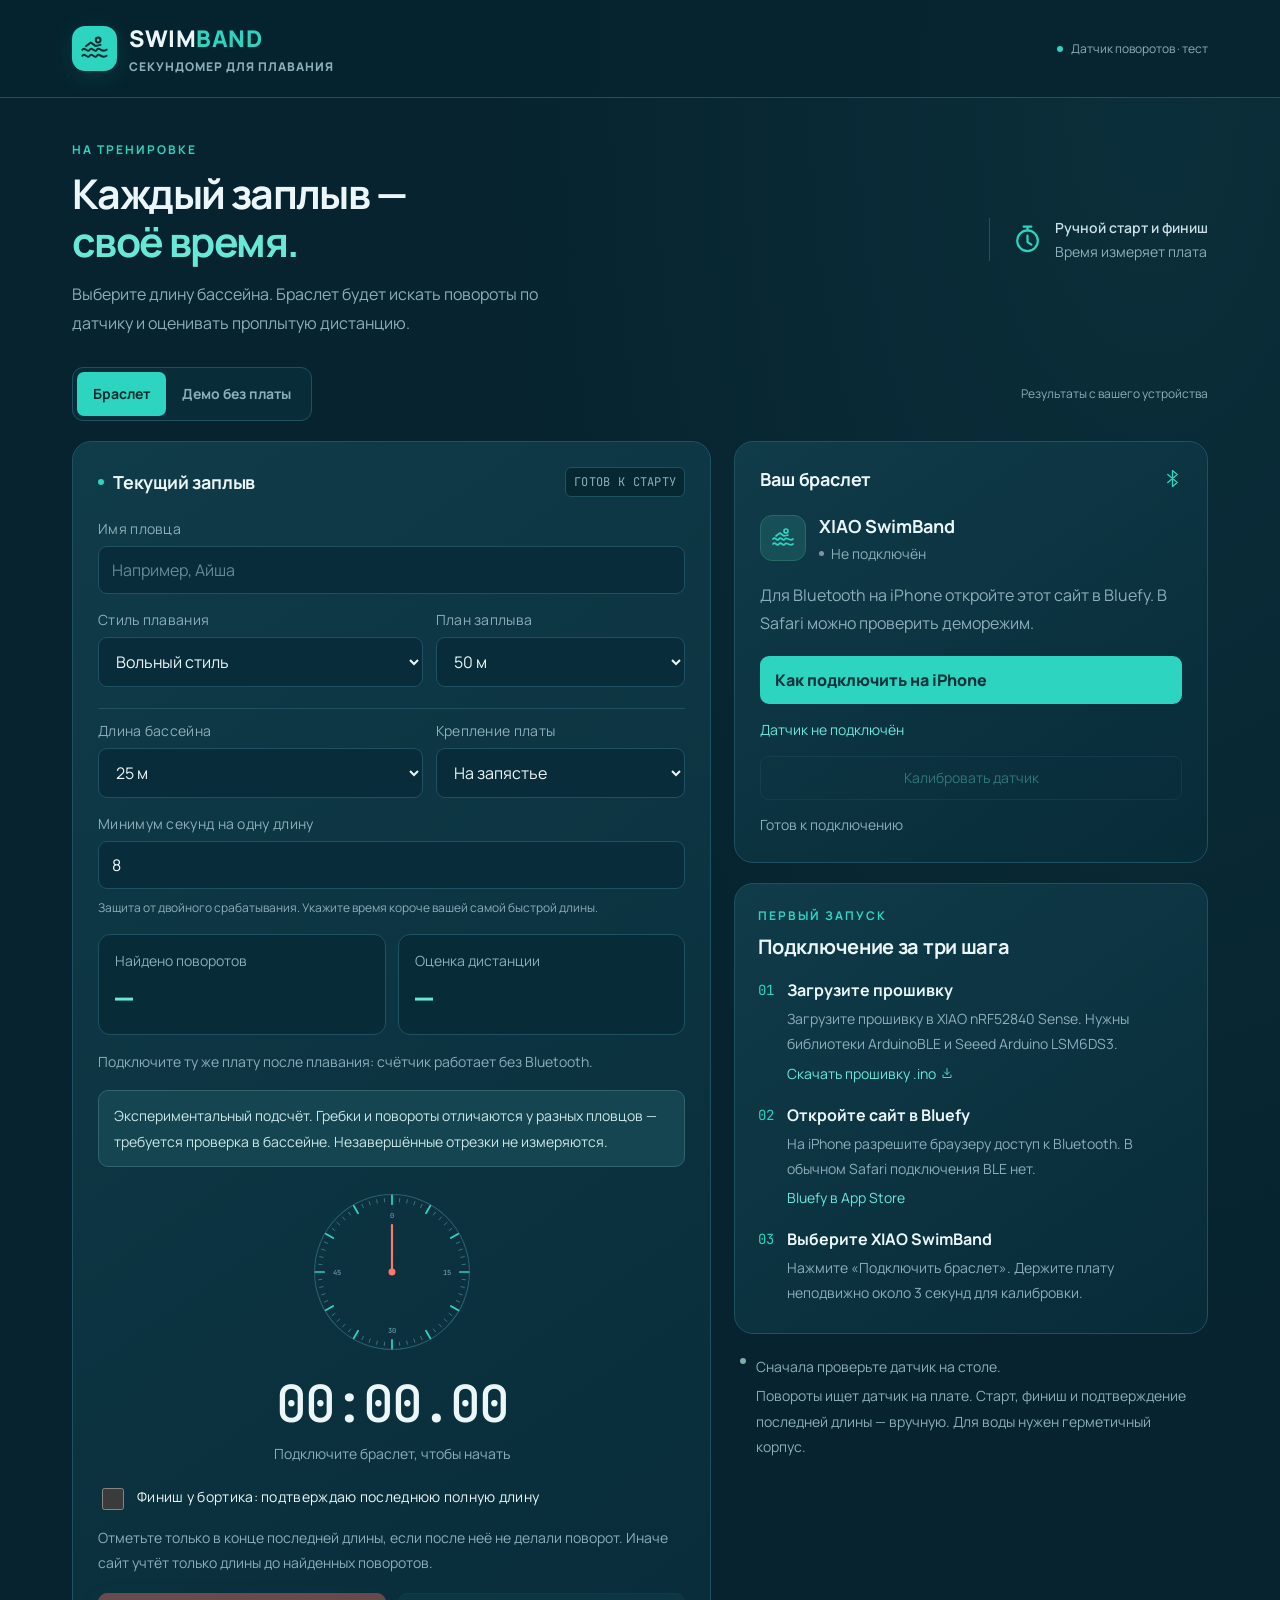
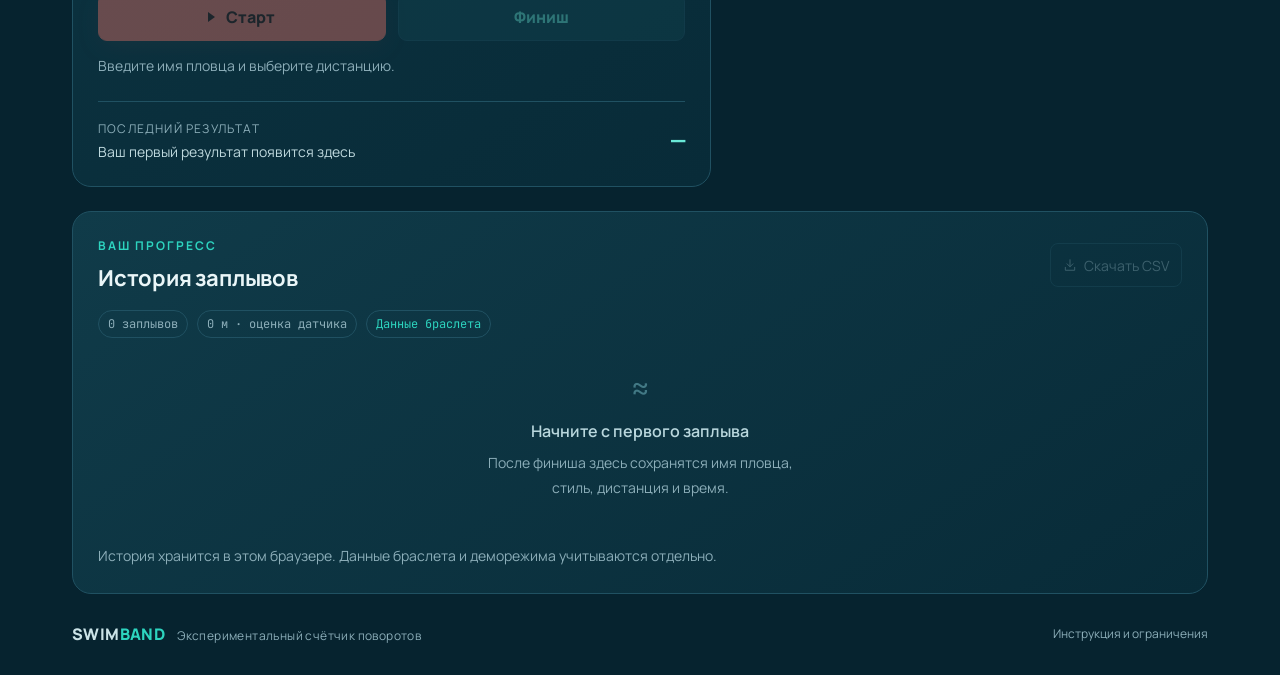
<file: stepx/index.html>
<!doctype html>
<html lang="ru">
<head>
<meta charset="utf-8">
<meta name="viewport" content="width=device-width,initial-scale=1,viewport-fit=cover">
<meta name="theme-color" content="#072632">
<meta name="description" content="SwimBand — простой секундомер для плавания с BLE-браслетом. Старт, финиш и история результатов.">
<title>SwimBand — секундомер для плавания</title>
<link rel="icon" href="./icon.svg" type="image/svg+xml">
<link rel="stylesheet" href="./styles.css?v=turn2">
</head>
<body>
<svg class="svg-defs" aria-hidden="true"><defs>
<symbol id="waves" viewBox="0 0 24 24"><path d="M2 13c2-3 4 3 6 0s4 3 6 0 4 3 8 0M2 18c2-3 4 3 6 0s4 3 6 0 4 3 8 0"/><circle cx="15" cy="5" r="2"/><path d="m5 10 4-3 4 3 4-1"/></symbol>
<symbol id="bt" viewBox="0 0 24 24"><path d="m6 7 12 10-6 5V2l6 5L6 17"/></symbol>
<symbol id="arrow" viewBox="0 0 24 24"><path d="M5 12h14m-6-6 6 6-6 6"/></symbol>
<symbol id="download" viewBox="0 0 24 24"><path d="M12 3v12m-5-5 5 5 5-5M4 16v5h16v-5"/></symbol>
<symbol id="clock" viewBox="0 0 24 24"><circle cx="12" cy="13" r="8"/><path d="M9 2h6m-3 0v3m0 4v5l3 2"/></symbol>
</defs></svg>
<header class="topbar"><div class="topbar-inner">
<a class="brand" href="./index.html"><span class="brand-icon"><svg><use href="#waves"/></svg></span><span>SWIM<span class="accent">BAND</span><small>СЕКУНДОМЕР ДЛЯ ПЛАВАНИЯ</small></span></a>
<span class="version"><span></span>Датчик поворотов · тест</span>
</div></header>
<main class="app">
<section class="intro">
<div><p class="eyebrow">НА ТРЕНИРОВКЕ</p><h1>Каждый заплыв —<br><span>своё время.</span></h1><p class="intro-copy">Выберите длину бассейна. Браслет будет искать повороты по датчику и оценивать проплытую дистанцию.</p></div>
<div class="intro-note"><svg><use href="#clock"/></svg><p>Ручной старт и финиш<small>Время измеряет плата</small></p></div>
</section>
<div class="mode-row"><div class="segments" role="group" aria-label="Источник времени"><button id="mode-band" type="button" aria-pressed="true">Браслет</button><button id="mode-demo" type="button" aria-pressed="false">Демо без платы</button></div><span id="mode-note">Результаты с вашего устройства</span></div>
<div id="notice" class="notice" role="status" hidden></div>
<div id="storage-error" class="error" role="alert" hidden></div>
<div class="workspace">
<section class="card timer-card" aria-labelledby="session-title">
<div class="section-head"><h2 id="session-title"><span class="small-dot"></span>Текущий заплыв</h2><span id="session-state" class="state">ГОТОВ К СТАРТУ</span></div>
<form id="swim-form" autocomplete="on">
<div class="field"><label for="swimmer-name">Имя пловца</label><input id="swimmer-name" name="swimmer" type="text" placeholder="Например, Айша" maxlength="60" required autocomplete="name"></div>
<div class="form-row"><div class="field"><label for="stroke">Стиль плавания</label><select id="stroke" name="stroke"><option value="free">Вольный стиль</option><option value="back">На спине</option><option value="breast">Брасс</option><option value="fly">Баттерфляй</option></select></div><div class="field"><label for="distance">План заплыва</label><select id="distance" name="distance"><option value="25">25 м</option><option value="50" selected>50 м</option><option value="100">100 м</option><option value="200">200 м</option><option value="400">400 м</option></select></div></div>
<div class="turn-settings">
<div class="form-row"><div class="field"><label for="pool-length">Длина бассейна</label><select id="pool-length"><option value="25">25 м</option><option value="50">50 м</option></select></div>
<div class="field"><label for="mount">Крепление платы</label><select id="mount"><option value="W">На запястье</option><option value="B">На поясе / спине</option></select></div></div>
<div class="field"><label for="minimum-length">Минимум секунд на одну длину</label><input id="minimum-length" type="number" min="4" max="60" step="1" value="8"><p class="microcopy">Защита от двойного срабатывания. Укажите время короче вашей самой быстрой длины.</p></div>
</div></form>
<div class="turn-metrics" aria-label="Результат датчика"><div><span>Найдено поворотов</span><strong id="turn-count">—</strong></div><div><span>Оценка дистанции</span><strong id="actual-distance">—</strong></div></div>
<p id="turn-help" class="microcopy">Счётчик появится после подключения платы с IMU.</p>
<div class="notice">Экспериментальный подсчёт. Гребки и повороты отличаются у разных пловцов — требуется проверка в бассейне. Незавершённые отрезки не измеряются.</div>
<div class="timer-area"><div class="clock-face" aria-hidden="true"><svg viewBox="0 0 200 200"><circle class="clock-ring" cx="100" cy="100" r="89"/><g id="clock-ticks"></g><text x="100" y="38">0</text><text x="163" y="104">15</text><text x="100" y="170">30</text><text x="37" y="104">45</text><g id="clock-hand"><path d="M100 100V46"/><circle cx="100" cy="100" r="4"/></g></svg></div><div id="timer" class="timer" aria-label="Время заплыва">00:00.00</div><p id="timer-caption">Подключите браслет, чтобы начать</p></div>
<label class="final-check"><input id="finish-at-wall" type="checkbox"><span>Финиш у бортика: подтверждаю последнюю полную длину</span></label><p class="microcopy">Отметьте только в конце последней длины, если после неё не делали поворот. Иначе сайт учтёт только длины до найденных поворотов.</p><div class="timer-actions"><button id="start" class="button start-button" type="button" disabled><span class="play-icon"></span>Старт</button><button id="finish" class="button finish-button" type="button" disabled><span class="stop-icon"></span>Финиш</button></div>
<p id="action-help" class="microcopy">Сначала подключите устройство и заполните имя пловца.</p>
<button id="forget-pending" class="export-button" type="button" hidden>Снять ожидание заплыва</button><div class="last-result"><span>ПОСЛЕДНИЙ РЕЗУЛЬТАТ</span><strong id="last-time">—</strong><p id="last-detail">Ваш первый результат появится здесь</p></div>
</section>
<aside class="side-stack">
<section class="card device-card" aria-labelledby="device-title">
<div class="section-head"><h2 id="device-title">Ваш браслет</h2><svg class="accent"><use href="#bt"/></svg></div>
<div class="device-row"><span class="device-mark"><svg><use href="#waves"/></svg></span><div><strong id="device-name">XIAO SwimBand</strong><p><span id="connection-dot" class="connection-dot"></span><span id="connection-label">Не подключён</span></p></div></div>
<p id="connection-help" class="device-copy">Включите плату с новой прошивкой SwimBand. После подключения старт и финиш будут отправляться по Bluetooth.</p>
<button id="connect" class="button connect-button" type="button">Подключить браслет</button>
<p id="sensor-status" class="sensor-status" role="status">Датчик не подключён</p><button id="calibrate" type="button" class="export-button" disabled>Калибровать датчик</button><p id="device-status" class="microcopy" role="status">Готов к подключению</p>
<div id="firmware-hint" class="firmware-hint" hidden>Нужна новая прошивка SwimBand v2 и датчик LSM6DS3. У обычной XIAO nRF52840 встроенного IMU нет; он есть у Sense.</div>
</section>
<section class="card how-card" id="how-to" aria-labelledby="how-title"><p class="eyebrow">ПЕРВЫЙ ЗАПУСК</p><h2 id="how-title">Подключение за три шага</h2><ol><li><span>01</span><div><strong>Загрузите прошивку</strong><p>Загрузите прошивку в XIAO nRF52840 Sense. Нужны библиотеки ArduinoBLE и Seeed Arduino LSM6DS3.</p><a href="./SwimBandBracelet.ino" download="SwimBandBracelet.ino">Скачать прошивку .ino <svg><use href="#download"/></svg></a></div></li><li><span>02</span><div><strong>Откройте сайт в Bluefy</strong><p>На iPhone разрешите браузеру доступ к Bluetooth. В обычном Safari подключения BLE нет.</p><a href="https://apps.apple.com/app/id1492822055" target="_blank" rel="noopener noreferrer">Bluefy в App Store</a></div></li><li><span>03</span><div><strong>Выберите XIAO SwimBand</strong><p>Нажмите «Подключить браслет». Держите плату неподвижно около 3 секунд для калибровки.</p></div></li></ol></section>
<div class="side-note"><span class="small-dot"></span><p>Сначала проверьте датчик на столе.<small>Повороты ищет датчик на плате. Старт, финиш и подтверждение последней длины — вручную. Для воды нужен герметичный корпус.</small></p></div>
</aside>
</div>
<section class="card history-card" aria-labelledby="history-title"><div class="section-head"><div><p class="eyebrow">ВАШ ПРОГРЕСС</p><h2 id="history-title">История заплывов</h2></div><button id="export" class="export-button" type="button" disabled><svg><use href="#download"/></svg>Скачать CSV</button></div><div class="history-summary"><span id="history-count">0 заплывов</span><span id="history-distance">0 м</span><span id="history-source">Данные браслета</span></div><div id="history-empty" class="empty-state"><span>≈</span><h3>Начните с первого заплыва</h3><p>После финиша здесь сохранятся имя пловца, стиль, дистанция и время.</p></div><div id="history-scroll" class="table-scroll" hidden><table><thead><tr><th scope="col">Пловец</th><th scope="col">Стиль и оценка дистанции</th><th scope="col">Время</th><th scope="col">Сохранено</th></tr></thead><tbody id="history-body"></tbody></table></div><p class="microcopy">История хранится в этом браузере. Данные браслета и деморежима учитываются отдельно.</p></section>
<footer><span>SWIM<span class="accent">BAND</span><small>Экспериментальный счётчик поворотов</small></span><a href="./README-SwimBand.md" target="_blank" rel="noopener">Инструкция и ограничения</a></footer>
</main>
<div id="toast" role="status" class="toast" hidden></div>
<script type="module" src="./swim2-app.js?v=turn2"></script>
</body>
</html>
</file>
<file: stepx/styles.css>
@import url('https://fonts.googleapis.com/css2?family=Manrope:wght@400;500;600;700;800&family=JetBrains+Mono:wght@400;500;600&display=swap');
:root{color-scheme:dark;--bg:#06232f;--panel:#0d3442;--panel-dark:#082b38;--border:#205162;--text:#eaf6f8;--muted:#8caeb9;--teal:#2dd4bf;--teal-light:#69e8d7;--coral:#ff7768;font-family:Manrope,-apple-system,BlinkMacSystemFont,"Segoe UI",sans-serif;font-synthesis:none}
*{box-sizing:border-box}body{margin:0;background:radial-gradient(ellipse at 90% 5%,#12404a66,transparent 42%),var(--bg);color:var(--text);font-size:14px;-webkit-font-smoothing:antialiased}button,input,select{font:inherit}button,a,input,select{-webkit-tap-highlight-color:transparent}button{cursor:pointer}button:disabled{cursor:not-allowed;opacity:.38}a{color:var(--teal-light);text-underline-offset:4px}button:focus-visible,a:focus-visible,input:focus-visible,select:focus-visible{outline:2px solid var(--teal-light);outline-offset:4px}[hidden]{display:none!important}svg{width:24px;height:24px;fill:none;stroke:currentColor;stroke-width:1.7;stroke-linecap:round;stroke-linejoin:round}.svg-defs{position:absolute;width:0;height:0;overflow:hidden}.accent{color:var(--teal)}.topbar{border-bottom:1px solid var(--border);background:#06232fcc}.topbar-inner{max-width:1192px;padding:22px 28px;margin:auto;display:flex;align-items:center;justify-content:space-between;gap:18px}.brand{display:flex;align-items:center;gap:12px;color:var(--text);text-decoration:none;font-size:23px;font-weight:800;letter-spacing:.5px}.brand-icon{display:grid;place-items:center;width:45px;height:45px;border-radius:13px;background:var(--teal);color:#052f35;box-shadow:0 5px 25px #2dd4bf20}.brand-icon svg{width:29px;height:29px}.brand small{display:block;font-size:8px;letter-spacing:2px;color:var(--muted);margin-top:4px}.version{display:flex;align-items:center;gap:8px;color:var(--muted);font-size:10px;white-space:nowrap}.version>span,.small-dot{display:inline-block;border-radius:50%;height:6px;width:6px;background:var(--teal)}.app{max-width:1192px;margin:auto;padding:43px 28px 24px}.intro{display:flex;justify-content:space-between;align-items:center;gap:30px;margin-bottom:29px}.eyebrow{font-size:9px;letter-spacing:2px;font-weight:700;color:var(--teal);margin:0 0 12px}h1{font-size:clamp(30px,3.2vw,43px);line-height:1.16;letter-spacing:-1.6px;font-weight:700;margin:0}h1>span{color:var(--teal-light)}.intro-copy{font-size:12px;color:var(--muted);line-height:1.8;max-width:490px;margin:15px 0 0}.intro-note{display:flex;align-items:center;gap:12px;padding-left:22px;border-left:1px solid var(--border);color:var(--teal);flex-shrink:0}.intro-note svg{height:31px;width:31px}.intro-note p{margin:0;color:#c9e1e6;font-size:11px;font-weight:600}.intro-note small{display:block;color:var(--muted);font-size:10px;margin-top:5px;font-weight:400}.mode-row{display:flex;justify-content:space-between;align-items:center;gap:15px;margin-bottom:20px}.segments{display:flex;padding:4px;border:1px solid var(--border);border-radius:11px;background:#082d39}.segments button{padding:9px 16px;border:0;background:none;color:var(--muted);font-size:11px;font-weight:700;border-radius:7px;min-height:37px}.segments button[aria-pressed="true"]{background:var(--teal);color:#062b32}.mode-row>span{font-size:10px;color:var(--muted)}.workspace{display:grid;grid-template-columns:minmax(0,1.35fr) minmax(0,1fr);gap:23px;align-items:start}.card{border:1px solid var(--border);background:linear-gradient(145deg,#103b49,var(--panel-dark));border-radius:19px;padding:25px}.section-head{display:flex;justify-content:space-between;align-items:center;gap:14px;margin-bottom:22px}.section-head h2{font-size:15px;font-weight:700;letter-spacing:-.2px;margin:0;display:flex;align-items:center;gap:9px}.state{font:9px "JetBrains Mono",monospace;letter-spacing:.3px;color:var(--muted);white-space:nowrap;padding:6px 8px;background:#062832;border:1px solid var(--border);border-radius:6px}.state.running{color:var(--coral);border-color:#704242}.state.finished{color:var(--teal-light);border-color:#2a6b65}.field{display:flex;flex-direction:column;gap:8px;min-width:0;margin-bottom:16px}label{font-size:10px;color:var(--muted);letter-spacing:.3px}input,select{background:#082c39;color:var(--text);border:1px solid var(--border);padding:12px 13px;border-radius:9px;width:100%;min-height:44px;font-size:12px}input::placeholder{color:#658995}input:disabled,select:disabled{opacity:.65}.form-row{display:grid;grid-template-columns:minmax(0,1.3fr) minmax(0,1fr);gap:13px}.timer-area{display:flex;align-items:center;flex-direction:column;margin:3px 0 20px}.clock-face{width:174px;height:174px;margin:0 auto 14px}.clock-face svg{width:100%;height:100%;overflow:visible}.clock-ring{stroke:#2a6070;stroke-width:1.2}.clock-face text{fill:#7dabb7;stroke:none;font:8px "JetBrains Mono",monospace;text-anchor:middle}.clock-tick{stroke:#417584;stroke-width:1}.clock-tick.major{stroke:var(--teal);stroke-width:2}#clock-hand{transform-origin:100px 100px}#clock-hand path{stroke:var(--coral);stroke-width:2.5}#clock-hand circle{fill:var(--coral);stroke:none}.timer{font:500 clamp(40px,4vw,54px)/1.2 "JetBrains Mono",ui-monospace,monospace;letter-spacing:-2px;font-variant-numeric:tabular-nums}.timer-area>p{font-size:10px;color:var(--muted);text-align:center;line-height:1.6;min-height:16px;margin:9px 0 0}.timer-actions{display:grid;grid-template-columns:1fr 1fr;gap:12px}.button{display:flex;align-items:center;justify-content:center;gap:11px;width:100%;min-height:47px;border-radius:9px;border:1px solid var(--border);font-size:12px;font-weight:800;transition:filter .15s}.button:not(:disabled):hover{filter:brightness(1.1)}.start-button{background:var(--coral);border-color:var(--coral);color:#3b1711;box-shadow:0 7px 23px #ff77681a}.finish-button{background:#124550;color:var(--teal-light)}.play-icon{width:0;height:0;border-top:5px solid transparent;border-bottom:5px solid transparent;border-left:7px solid currentColor}.stop-icon{width:9px;height:9px;background:currentColor;border-radius:1px}.microcopy{font-size:9px;line-height:1.8;color:var(--muted);margin:12px 0 0}.last-result{border-top:1px solid var(--border);margin-top:23px;padding-top:18px;display:grid;grid-template-columns:1fr auto;gap:5px 13px;align-items:center}.last-result>span{font-size:8px;letter-spacing:1.2px;color:var(--muted)}.last-result>strong{font:500 21px "JetBrains Mono",monospace;color:var(--teal-light);grid-row:span 2;max-width:170px}.last-result>p{font-size:10px;margin:0;color:#bed8dd;overflow-wrap:anywhere}.side-stack{display:flex;flex-direction:column;gap:20px}.device-card .section-head{margin-bottom:23px}.device-card .section-head>svg{width:19px;height:19px}.device-row{display:flex;gap:13px;align-items:center}.device-mark{background:#174f56;border:1px solid #286968;border-radius:12px;height:46px;width:46px;display:grid;place-items:center;color:var(--teal)}.device-row strong{font-size:13px;font-weight:700}.device-row p{font-size:10px;color:var(--muted);margin:6px 0 0;display:flex;gap:7px;align-items:center}.connection-dot{width:5px;height:5px;border-radius:50%;background:#82949d}.connection-dot.online{background:var(--teal);box-shadow:0 0 0 3px #2dd4bf17}.device-copy{font-size:11px;line-height:1.8;color:var(--muted);margin:18px 0}.connect-button{background:var(--teal);color:#06333b;border:0;justify-content:space-between;padding:0 15px;font-size:11px}.connect-button svg{width:17px}.how-card{padding:23px}.how-card h2{font-size:16px;margin:0 0 19px;letter-spacing:-.3px}.how-card .eyebrow{font-size:8px;margin-bottom:9px}.how-card ol{list-style:none;margin:0;padding:0;display:grid;gap:20px}.how-card li{display:flex;gap:13px}.how-card li>span{font:10px "JetBrains Mono",monospace;color:var(--teal);padding-top:2px}.how-card strong{font-size:11px;font-weight:700}.how-card li p{font-size:10px;line-height:1.8;color:var(--muted);margin:5px 0}.how-card a{font-size:10px;text-decoration:none;display:inline-flex;gap:5px;align-items:center}.how-card a:hover{text-decoration:underline}.how-card a svg{width:12px;height:12px}.side-note{display:flex;gap:10px;padding:0 6px;color:var(--muted)}.side-note .small-dot{flex-shrink:0;margin-top:4px;background:#80aca9}.side-note p{font-size:10px;margin:0;line-height:1.8}.side-note small{font-size:9px;display:block;margin-top:4px}.history-card{margin-top:24px}.history-card .section-head{margin-bottom:17px}.history-card h2{font-size:18px}.history-card .eyebrow{font-size:8px;margin-bottom:9px}.export-button{display:flex;gap:7px;align-items:center;background:none;border:1px solid var(--border);border-radius:8px;padding:9px 12px;color:var(--muted);font-size:10px;min-height:37px}.export-button svg{width:14px;height:14px}.history-summary{display:flex;gap:9px;flex-wrap:wrap}.history-summary>span{font:9px "JetBrains Mono",monospace;color:var(--muted);border:1px solid var(--border);border-radius:18px;padding:5px 9px}.history-summary>span:last-child{color:var(--teal)}.empty-state{text-align:center;padding:27px 10px 30px;color:var(--muted)}.empty-state>span{font-size:34px;color:#427985}.empty-state h3{font-size:12px;color:#b9d7dd;margin:9px 0 8px;font-weight:600}.empty-state p{font-size:10px;line-height:1.8;max-width:340px;margin:auto}.table-scroll{margin-top:20px;overflow-x:auto}table{width:100%;border-collapse:collapse;text-align:left;font-size:11px}th{color:var(--muted);font-weight:500;font-size:9px;padding:9px 9px 13px;border-bottom:1px solid var(--border);white-space:nowrap}td{padding:15px 9px;border-bottom:1px solid #1e4654;vertical-align:middle}td:first-child{font-weight:600;overflow-wrap:anywhere;max-width:200px}td .sub{display:block;color:var(--muted);font-size:9px;font-weight:400;margin-top:4px}td.time-cell{color:var(--teal-light);font:500 15px "JetBrains Mono",monospace;white-space:nowrap}td.date-cell{color:var(--muted);font-size:9px;white-space:nowrap}footer{display:flex;justify-content:space-between;align-items:center;gap:20px;margin-top:29px;color:var(--muted);font-size:9px;padding-bottom:max(6px,env(safe-area-inset-bottom))}footer>span{font-size:12px;font-weight:800;color:#cbe3e7;letter-spacing:.4px}footer small{display:inline-block;font-size:8px;font-weight:400;margin-left:12px;color:var(--muted)}footer>a{font-size:9px;text-decoration:none;color:var(--muted)}.notice,.error,.firmware-hint{border:1px solid #31646b;background:#154550;padding:12px 15px;border-radius:10px;color:#cae6e8;font-size:11px;line-height:1.8;margin-bottom:18px}.error,.firmware-hint{border-color:#78564b;background:#49372f;color:#f7d0bd}.firmware-hint{font-size:10px;margin:15px 0 0}.toast{position:fixed;bottom:max(22px,env(safe-area-inset-bottom));left:50%;transform:translateX(-50%);max-width:calc(100% - 32px);width:max-content;border:1px solid #438b87;background:#164a50;color:#e4ffff;padding:12px 18px;border-radius:11px;font-size:11px;box-shadow:0 10px 45px #0006;z-index:20}
@media(max-width:850px){.workspace{grid-template-columns:minmax(0,1.15fr) minmax(0,1fr);gap:17px}.card{padding:21px}.intro-note{display:none}.timer{font-size:43px}.state{font-size:8px}.section-head{gap:8px}.section-head h2{font-size:13px}.last-result>strong{font-size:18px}.app{padding-top:32px}}
@media(max-width:650px){.topbar-inner{padding:19px 20px}.brand{font-size:21px}.brand-icon{height:39px;width:39px;border-radius:11px}.brand small{font-size:6px;letter-spacing:1.4px}.version{font-size:8px;gap:5px}.version>span{height:4px;width:4px}.app{padding:27px 18px 20px}.intro{margin-bottom:22px}h1{font-size:34px;letter-spacing:-1.3px}.intro-copy{font-size:11px;line-height:1.8;margin-top:14px}.eyebrow{font-size:8px}.mode-row{flex-wrap:wrap;gap:10px;margin-bottom:17px}.segments{width:100%}.segments button{flex:1;padding:9px 12px;font-size:11px}.mode-row>span{font-size:9px}.workspace{grid-template-columns:minmax(0,1fr);gap:18px}.card{padding:21px;border-radius:16px}.section-head h2{font-size:14px}.section-head{margin-bottom:20px}.state{font-size:8px}input,select{font-size:16px;min-height:46px;padding:11px 12px}label{font-size:10px}.field{margin-bottom:14px}.timer-area{margin-top:4px}.clock-face{width:165px;height:165px;margin-bottom:10px}.timer{font-size:47px;letter-spacing:-2px}.timer-actions .button{min-height:49px;font-size:12px}.last-result{margin-top:20px}.last-result>strong{font-size:20px}.last-result>p{font-size:10px}.side-stack{gap:17px}.device-copy{font-size:11px}.device-row strong{font-size:14px}.connect-button{min-height:47px;font-size:12px}.how-card ol{gap:18px}.how-card h2{font-size:17px}.how-card strong{font-size:12px}.how-card li p{font-size:11px}.how-card a{font-size:11px}.side-note p{font-size:10px}.side-note small{font-size:10px}.history-card{margin-top:20px}.history-card .section-head h2{font-size:16px}.export-button{font-size:9px;padding:9px}.history-summary{gap:7px}.history-summary>span{font-size:8px}.empty-state{padding:24px 0}.empty-state p{font-size:10px}th{font-size:8px;padding:9px 7px}td{font-size:10px;padding:14px 7px;min-width:70px}td:first-child{min-width:85px}td.time-cell{font-size:13px}td.date-cell{font-size:8px}footer{align-items:flex-start;margin-top:26px;gap:12px}footer small{display:block;margin:5px 0 0;font-size:8px}footer>a{font-size:8px;max-width:125px;text-align:right;line-height:1.8}.microcopy{font-size:9px}.toast{font-size:11px}}
@media(max-width:360px){.topbar-inner{padding-left:16px;padding-right:16px}.brand{gap:8px;font-size:19px}.version{font-size:7px}.version>span{display:none}.app{padding-left:14px;padding-right:14px}h1{font-size:30px}.card{padding:18px}.section-head h2{font-size:12px}.state{font-size:7px;padding:5px}.timer{font-size:42px}.last-result>strong{font-size:18px}.form-row{gap:9px}.export-button svg{display:none}}
@media(prefers-reduced-motion:reduce){*{transition:none!important;animation:none!important;scroll-behavior:auto!important}}

/* Readable controls on phones and desktop. */
body{font-size:16px}.brand small{font-size:12px;letter-spacing:1px}.version{font-size:12px}
.eyebrow,.how-card .eyebrow,.history-card .eyebrow{font-size:12px}.intro-copy{font-size:16px}
.intro-note p,.intro-note small{font-size:14px}.segments button{font-size:14px;min-height:44px}
.mode-row>span{font-size:12px}.section-head{flex-wrap:wrap}.section-head h2{font-size:18px}
.state{font-size:12px;white-space:normal}label{font-size:14px}input,select{font-size:16px}
.timer-area>p,.microcopy{font-size:14px}.button,.connect-button{font-size:16px;min-height:48px}
.last-result>span{font-size:12px}.last-result>p{font-size:14px}.last-result>strong{font-size:24px}
.device-row strong{font-size:18px}.device-row p{font-size:14px}.device-copy{font-size:16px}
.how-card h2{font-size:20px}.how-card strong{font-size:16px}.how-card li p,.how-card a{font-size:14px}
.how-card li>span{font-size:14px}.side-note p,.side-note small{font-size:14px}
.history-card h2{font-size:22px}.export-button{font-size:14px;min-height:44px}
.history-summary>span{font-size:12px}.empty-state h3{font-size:16px}.empty-state p{font-size:14px}
table,td{font-size:14px}th,td.date-cell,td .sub{font-size:12px}td.time-cell{font-size:17px}
footer,footer>a,footer small{font-size:12px}footer>span{font-size:16px}
.notice,.error,.firmware-hint,.toast{font-size:14px}
@media(max-width:850px){.state{font-size:12px}.section-head h2{font-size:16px}}
@media(max-width:650px){.version{display:none}.brand{font-size:24px}.brand small{font-size:10px}
.intro-copy{font-size:16px}.segments button{font-size:14px}.mode-row>span{font-size:12px}
.section-head h2{font-size:16px}.state{font-size:12px}label{font-size:14px}
.timer-actions .button{font-size:16px}.last-result>p{font-size:14px}.last-result>strong{font-size:22px}
.device-row strong{font-size:18px}.device-copy{font-size:16px}.connect-button{font-size:16px}
.how-card h2{font-size:20px}.how-card strong{font-size:16px}.how-card li p,.how-card a{font-size:14px}
.side-note p,.side-note small{font-size:14px}.history-card .section-head h2{font-size:20px}
.export-button{font-size:14px}.history-summary>span{font-size:12px}.empty-state p{font-size:14px}
th,td.date-cell{font-size:12px}td{font-size:14px}td.time-cell{font-size:16px}
footer small,footer>a{font-size:12px}.microcopy{font-size:14px}.toast{font-size:14px}}

@media(max-width:650px){.brand small{font-size:12px;letter-spacing:.25px}.brand{font-size:23px;gap:10px}.intro{margin-bottom:20px}.timer-area{margin-top:8px}}

.turn-settings{padding-top:12px;border-top:1px solid var(--border);margin-top:5px}
.turn-settings .microcopy{margin-top:0;font-size:12px}
.turn-metrics{display:grid;grid-template-columns:1fr 1fr;gap:12px;margin:14px 0}
.turn-metrics>div{background:#082b38;border:1px solid var(--border);padding:16px;border-radius:12px;min-width:0}
.turn-metrics span{font-size:14px;color:var(--muted);display:block}.turn-metrics strong{font:500 30px "JetBrains Mono",monospace;color:var(--teal-light);display:block;margin-top:8px;overflow-wrap:anywhere}
.sensor-status{font-size:14px;color:var(--teal-light);line-height:1.7}.sensor-status.fault{color:#ffad91}
.final-check{display:flex;align-items:flex-start;gap:10px;color:var(--text);line-height:1.6;margin-top:14px;font-size:14px}
.final-check input{width:22px;min-width:22px;min-height:22px;accent-color:var(--teal);margin-top:2px}
.timer-actions{margin-top:18px}#calibrate{color:var(--teal-light);width:100%;justify-content:center}
#turn-help{margin-bottom:16px}
@media(max-width:360px){.turn-metrics{gap:8px}.turn-metrics>div{padding:12px}.turn-metrics strong{font-size:24px}.brand small{font-size:10px}}
</file>
